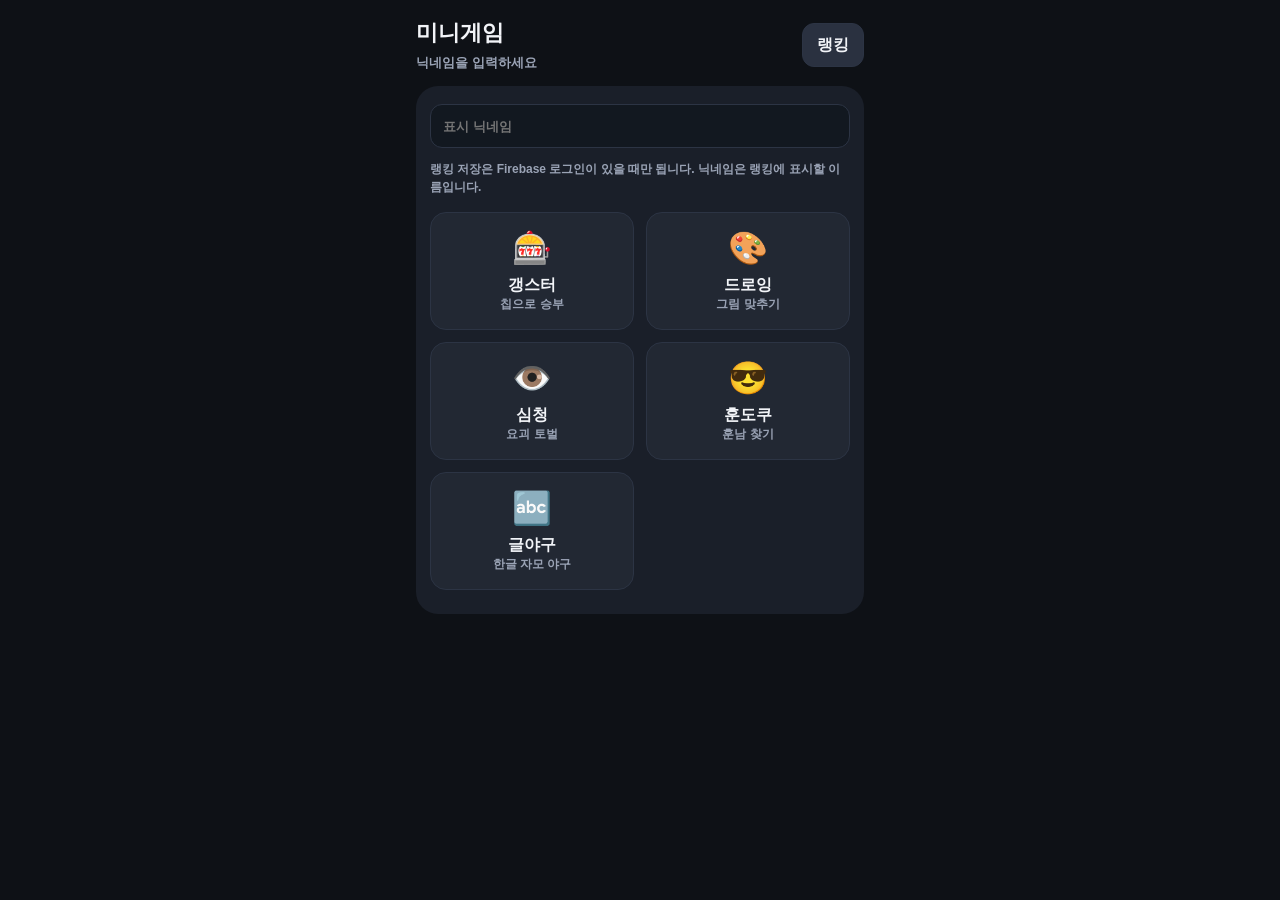
<file: index.html>
<!doctype html>
<html lang="ko">
<head>
  <meta charset="utf-8" />
  <meta name="viewport" content="width=device-width, initial-scale=1" />
  <title>미니게임</title>
  <link rel="stylesheet" href="css/app.css" />
</head>
<body>
  <div class="wrap">
    <div class="head">
      <div>
        <h1>미니게임</h1>
        <p class="sub" id="who">닉네임을 입력하세요</p>
      </div>
      <a class="btn" href="ranking.html">랭킹</a>
    </div>
    <div class="panel">
      <input id="nick" maxlength="20" placeholder="표시 닉네임" />
      <p class="hint">랭킹 저장은 Firebase 로그인이 있을 때만 됩니다. 닉네임은 랭킹에 표시할 이름입니다.</p>
      <div class="grid" id="games" style="margin-top:16px"></div>
    </div>
  </div>
  <script type="module">
    import { GAMES, nickname, setNickname } from "./js/common.js";
    const input = document.getElementById("nick");
    const who = document.getElementById("who");
    input.value = nickname();
    const paint = () => { who.textContent = nickname() ? nickname() + "님" : "닉네임을 입력하세요"; };
    paint();
    input.addEventListener("change", () => { setNickname(input.value); paint(); });
    document.getElementById("games").innerHTML = GAMES.map((g) => `
      <a class="card" href="${g.id}/index.html">
        <div class="emoji">${g.emoji}</div>
        <div class="name">${g.title}</div>
        <div class="desc">${g.desc}</div>
      </a>
    `).join("");
  </script>
</body>
</html>
</file>
<file: css/app.css>
:root {
  --bg: #0e1116;
  --panel: #1a1f29;
  --card: #222833;
  --text: #f2f4f8;
  --muted: #9aa3b5;
  --line: #2c3444;
  --accent: #5b8def;
}
* { box-sizing: border-box; }
html, body {
  margin: 0;
  background: var(--bg);
  color: var(--text);
  font-family: -apple-system, BlinkMacSystemFont, "Apple SD Gothic Neo", "Noto Sans KR", sans-serif;
}
a { color: inherit; text-decoration: none; }
.wrap { max-width: 480px; margin: 0 auto; min-height: 100vh; padding: 18px 16px 40px; }
.head { display: flex; align-items: center; justify-content: space-between; gap: 10px; margin-bottom: 14px; }
h1 { margin: 0; font-size: 22px; }
.sub { margin: 6px 0 0; color: var(--muted); font-size: 13px; font-weight: 700; }
.panel { background: var(--panel); border-radius: 22px; padding: 18px 14px 24px; }
.grid { display: grid; grid-template-columns: 1fr 1fr; gap: 12px; }
.card {
  background: var(--card);
  border: 1px solid var(--line);
  border-radius: 16px;
  padding: 16px 12px;
  text-align: center;
}
.card .emoji { font-size: 32px; }
.card .name { font-weight: 900; margin-top: 8px; }
.card .desc { color: var(--muted); font-size: 12px; font-weight: 700; }
.btn, button.btn, a.btn {
  display: inline-flex;
  align-items: center;
  justify-content: center;
  min-height: 44px;
  padding: 10px 14px;
  border-radius: 12px;
  border: 1px solid var(--line);
  background: #2a3140;
  color: var(--text);
  font-weight: 900;
  cursor: pointer;
}
.btn.primary { background: var(--accent); border: none; }
.btn.block { width: 100%; }
.stack { display: flex; flex-direction: column; gap: 10px; margin-top: 14px; }
.tabs { display: flex; flex-wrap: wrap; gap: 8px; margin: 12px 0; }
.tab {
  border-radius: 999px;
  padding: 8px 14px;
  background: #151a24;
  border: 1px solid var(--line);
  color: var(--muted);
  font-weight: 800;
  font-size: 13px;
}
.tab.on { background: #fff; color: #111; }
.row { display: flex; align-items: center; gap: 10px; padding: 12px 2px; border-bottom: 1px solid #1f2633; }
.num { width: 28px; text-align: center; font-weight: 900; }
.name { flex: 1; font-weight: 800; overflow: hidden; text-overflow: ellipsis; white-space: nowrap; }
.stat { font-weight: 800; font-size: 13px; }
input, select {
  width: 100%;
  min-height: 44px;
  border-radius: 12px;
  border: 1px solid var(--line);
  background: #121820;
  color: var(--text);
  padding: 8px 12px;
  font-weight: 700;
}
.hint { color: var(--muted); font-size: 12px; font-weight: 700; line-height: 1.5; }
.board { display: grid; gap: 4px; margin-top: 12px; }
.cell {
  aspect-ratio: 1;
  border: 0;
  border-radius: 8px;
  padding: 0;
  background: #151a24;
  color: #fff;
  font-weight: 900;
  overflow: hidden;
}
.cell img { width: 100%; height: 100%; object-fit: cover; display: block; }
.life { font-weight: 900; }
.guess { display: flex; gap: 4px; margin: 6px 0; }
.jamo {
  width: 36px; height: 36px; border-radius: 8px;
  display: flex; align-items: center; justify-content: center;
  background: #2a3140; font-weight: 900;
}
.jamo.c { background: #3d9bfd; }
.jamo.p { background: #c9a227; color: #111; }
.jamo.a { background: #3a4254; }
.bar { position: relative; height: 28px; border-radius: 999px; background: #121820; overflow: hidden; border: 1px solid var(--line); }
.bar i { position: absolute; top: 0; bottom: 0; width: 8px; margin-left: -4px; background: #fff; }
.sweet { position: absolute; top: 0; bottom: 0; background: #3d9bfd55; }
.hp { height: 10px; border-radius: 999px; background: #121820; overflow: hidden; }
.hp span { display: block; height: 100%; background: #e07070; }
.hp.me span { background: #3d9bfd; }
.yokai { width: 180px; display: block; margin: 8px auto; }
.cuts img { width: 100%; border-radius: 16px; }
</file>
